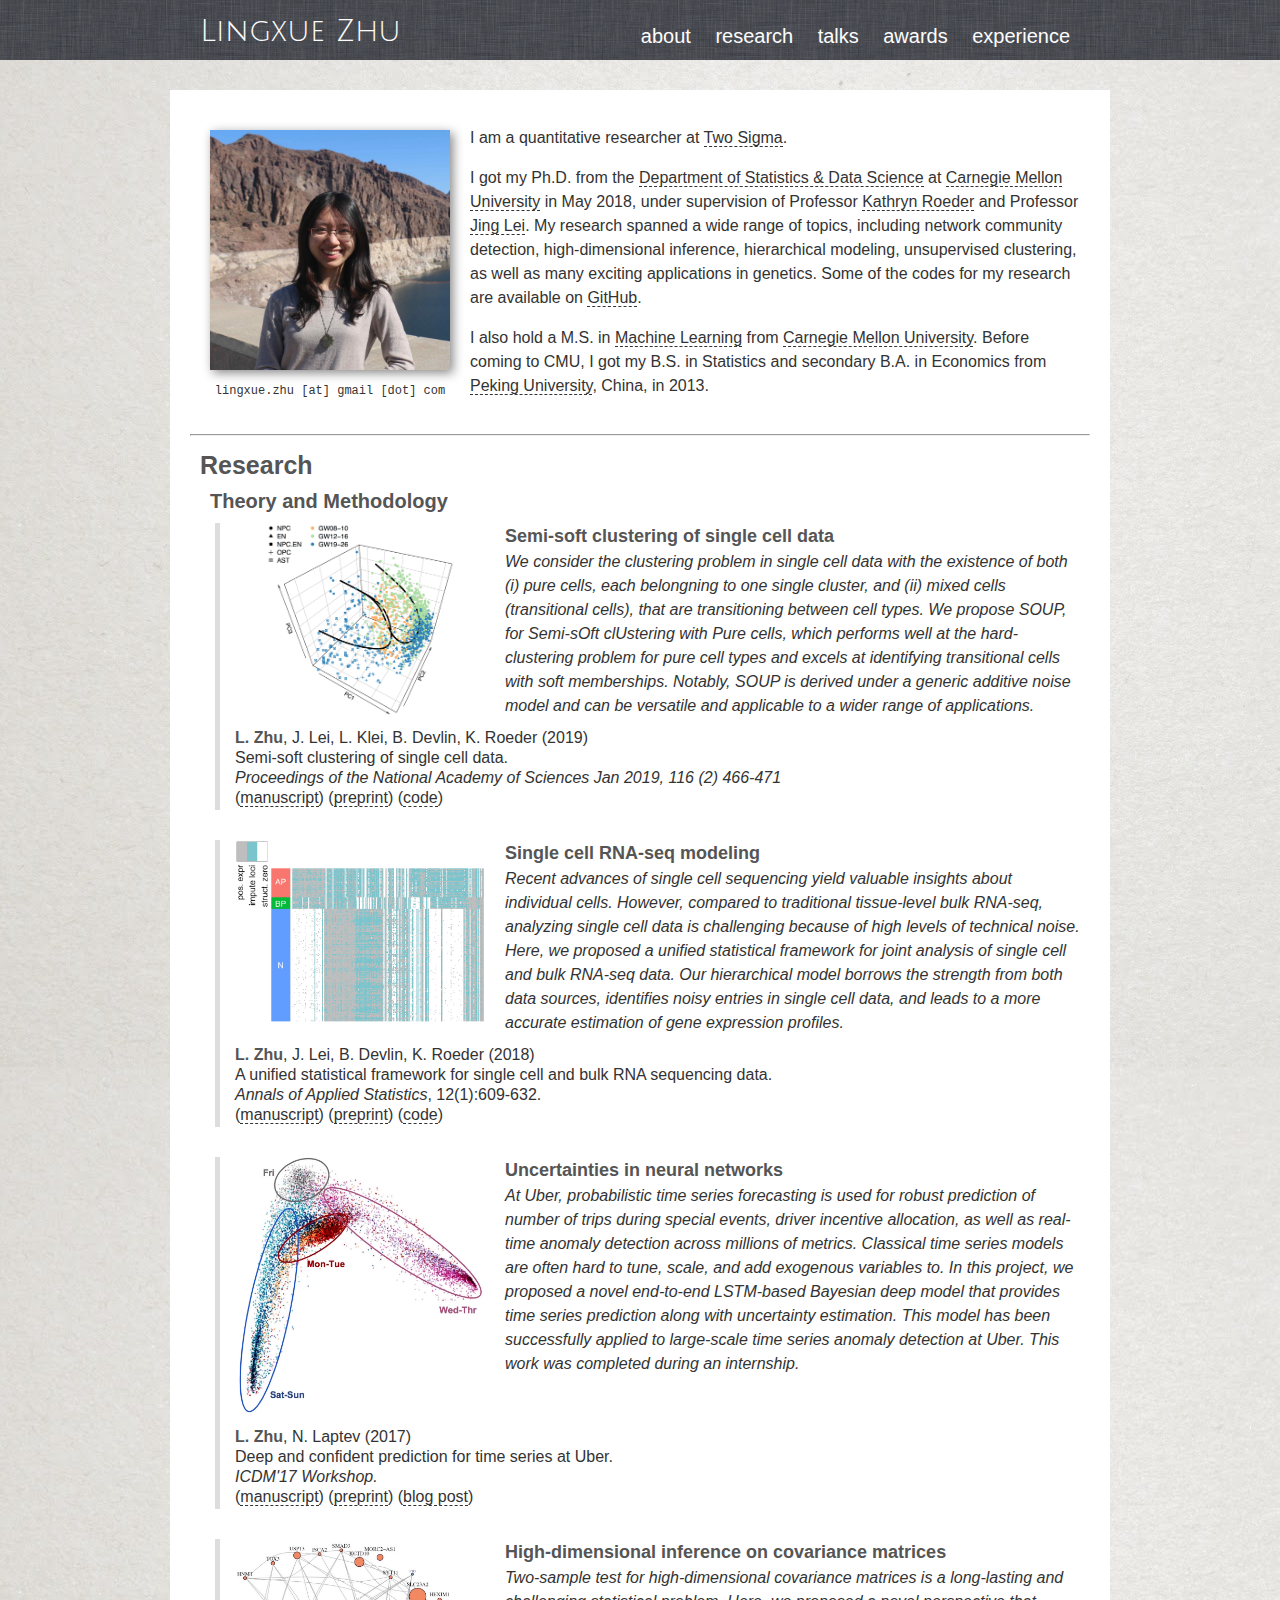
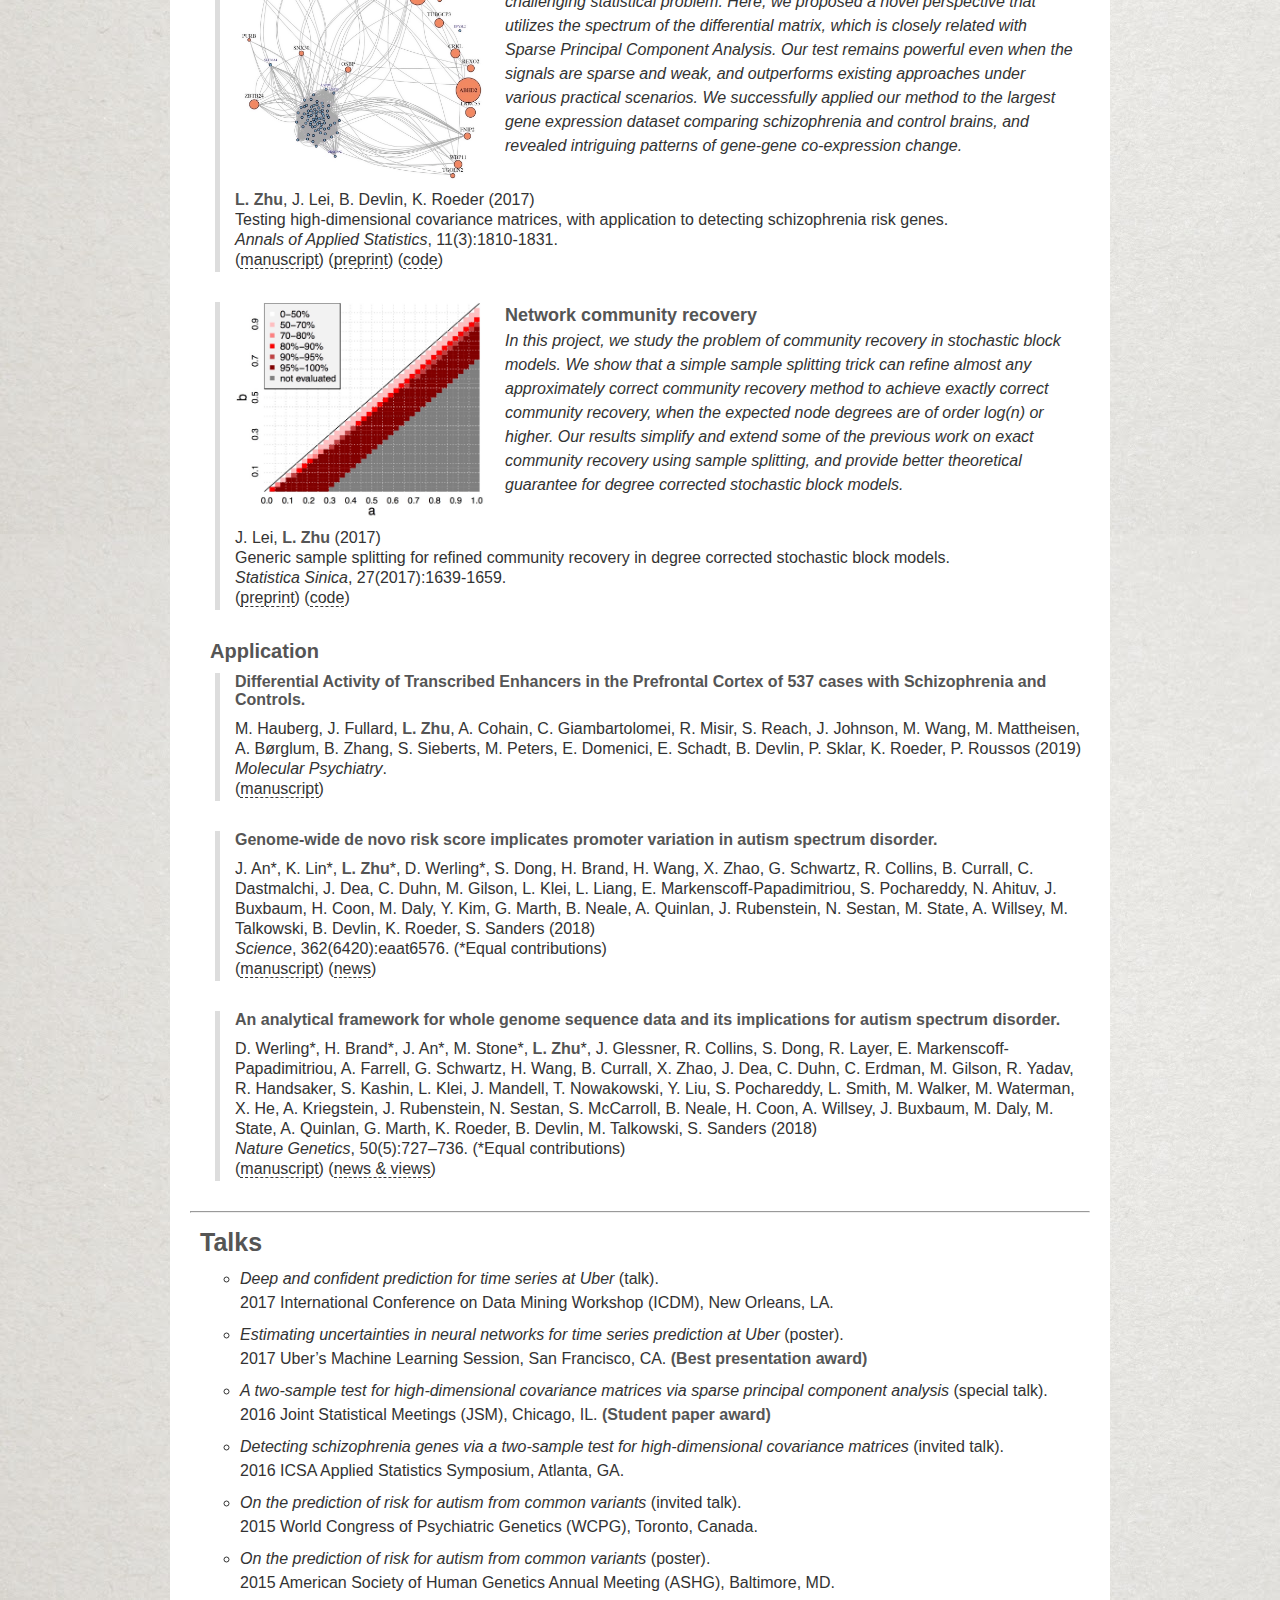
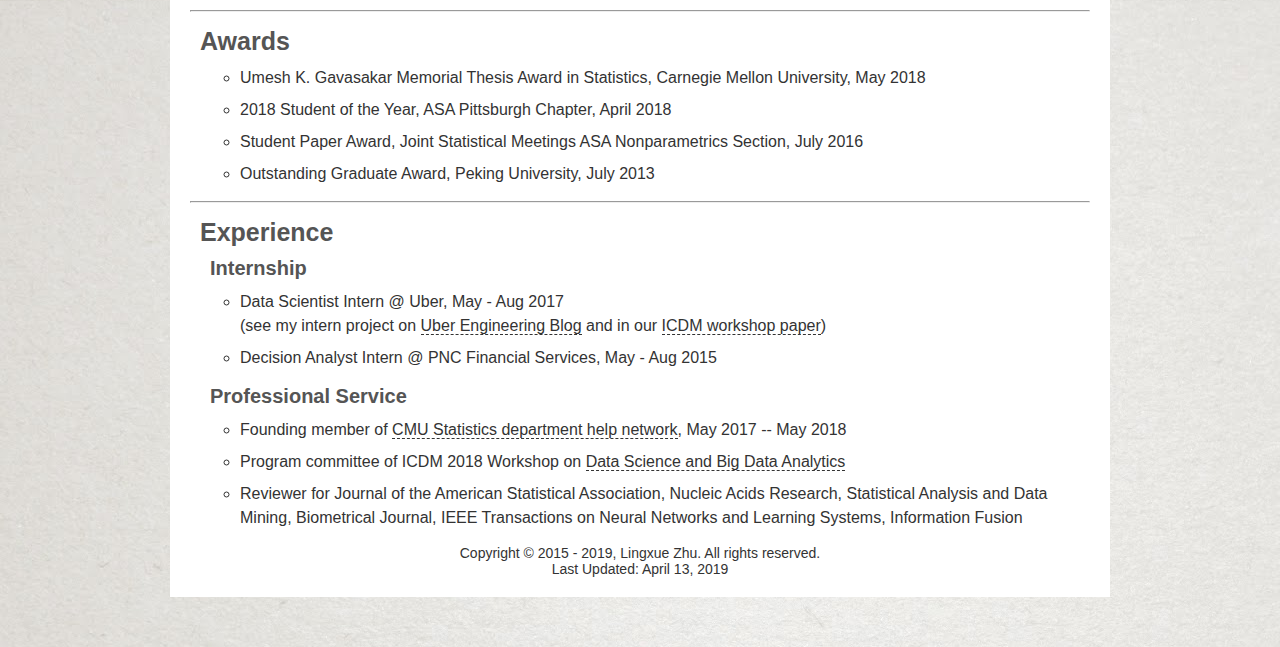
<file: index.html>
<!DOCTYPE HTML>
<html>
<head>
  <title>Lingxue Zhu, CMU Statistics</title>
	<meta name="google-site-verification" content="_icP2W3B6y_gFG92Dh-caUWIh_sEnE4tPu8pghzaH2w" />
  <script src="https://ajax.googleapis.com/ajax/libs/jquery/3.2.1/jquery.min.js"></script>
  <link href="https://fonts.googleapis.com/css?family=Julius+Sans+One" rel="stylesheet">
  <link rel="stylesheet" href="css/style.css">
	<script src="https://ajax.googleapis.com/ajax/libs/jquery/3.2.1/jquery.min.js"></script>
	<script>
	$(document).ready(function(){
	  $("a").on('click', function(event) {
	    if (this.hash !== "") {
	      event.preventDefault();
	
	      var hash = this.hash;
	
	      $('html, body').animate({
	        scrollTop: $(hash).offset().top
	      }, 500, function(){
	        window.location.hash = hash;
	      });
	    }
	  });
	});
	</script>
</head>

<body>
  <div class="banner">
    <div id="header">
      <div id="name">
        Lingxue Zhu
      </div>
      <div id="navigator">
        <div class="nav_cell"><a class="nav" href="#about">about</a></div>
        <div class="nav_cell"><a class="nav" href="#research">research</a></div>
        <div class="nav_cell"><a class="nav" href="#talks">talks</a></div>
        <div class="nav_cell"><a class="nav" href="#awards">awards</a></div>
        <div class="nav_cell"><a class="nav" href="#experience">experience</a></div>
        
      </div>
    </div>
  </div>

  <div id="main">

    <div class="content">
      <a class="anchor" id="about"></a>
      <div class="introduction">
        <div id="selfie">
          <img src="images/selfie.jpg" /><br>
          <div style="text-align: center; margin-top: 10px; font-size: 12px; font-family: monospace;">lingxue.zhu [at] gmail [dot] com</div>
        </div>
        <div class="right">
        <p>I am a quantitative researcher at <a class="link" href="https://www.twosigma.com/" target="_blank">Two Sigma</a>. 
        </p>
        <p>
        I got my Ph.D. from the 
        <a class="link" href="http://www.stat.cmu.edu/" target="_blank">Department of Statistics & Data Science</a> at <a class="link" href="https://www.cmu.edu/" target="_blank">Carnegie Mellon University</a> in May 2018, under supervision of Professor <a class="link" href="http://www.stat.cmu.edu/~roeder/" target="_blank">Kathryn Roeder</a> and Professor <a class="link" href="http://www.stat.cmu.edu/~jinglei/" target="_blank">Jing Lei</a>. 
        My research spanned a wide range of topics, including network community detection, high-dimensional inference, hierarchical modeling, unsupervised clustering, as well as many exciting applications in genetics. 
        Some of the codes for my research are available on <a class="link" href="https://github.com/lingxuez" target="_blank">GitHub</a>.
        </p>
        <p>
        I also hold a M.S. in <a class="link" href="https://www.ml.cmu.edu/" target="_blank">Machine Learning</a> from 
        <a class="link" href="https://www.cmu.edu/" target="_blank">Carnegie Mellon University</a>.
		    Before coming to CMU, I got my B.S. in Statistics and secondary B.A. in Economics from <a class="link" href="http://www.pku.edu.cn/" target="_blank">Peking University</a>, China, in 2013.
        </p>
        
      </div>
    </div>

    <hr>

    <div class="content">
      <div class="title">Research</div>
      <a class="anchor" id="research"></a>

      <div class="subtitle">Theory and Methodology</div>

      <div class="block">
        <div class="abstract">
          <img class="project_img" src="images/plot-soup.png">
          <div class="right">
            <div class="research_title">
              Semi-soft clustering of single cell data
            </div>
            <p>
            We consider the clustering problem in single cell data with the existence of both (i) pure cells, each belongning to one single cluster, and (ii) mixed cells (transitional cells), that are transitioning between cell types. We propose SOUP, for Semi-sOft clUstering with Pure cells, which performs well at the hard-clustering problem for pure cell types and excels at identifying transitional cells with soft memberships. Notably, SOUP is derived under a generic additive noise model and can be versatile and applicable to a wider range of applications.
            </p>
          </div>
        </div>
        <div class="publication">
			  <span class="emph">L. Zhu</span>, J. Lei, L. Klei, B. Devlin, K. Roeder (2019)<br>
			  Semi-soft clustering of single cell data.<br>
			  <i>Proceedings of the National Academy of Sciences Jan 2019, 116 (2) 466-471</i><br>
        (<a class="link" href="https://www.pnas.org/content/116/2/466" target="_blank">manuscript</a>)
			  (<a class="link" href="https://www.biorxiv.org/content/early/2018/10/21/285056" target="_blank">preprint</a>)
			  (<a class="link" href="https://github.com/lingxuez/SOUPR" target="_blank">code</a>)
        </div>
      </div>

      <div class="block">
        <div class="abstract">
          <img class="project_img" src="images/plot-sc.png">
          <div class="right">
            <div class="research_title">
              Single cell RNA-seq modeling
            </div>
          	<p>
            Recent advances of single cell sequencing yield valuable insights about individual cells. However,
          	compared to traditional tissue-level bulk RNA-seq, analyzing single cell data is challenging because of high levels of technical noise. Here, we proposed a unified statistical framework for joint analysis of single cell and bulk RNA-seq data. Our hierarchical model borrows the strength from both data sources, identifies noisy entries in single cell data, and leads to a more accurate estimation of gene expression profiles.   
          	</p>

          </div>
        </div>
        <div class="publication">
        <span class="emph">L. Zhu</span>, J. Lei, B. Devlin, K. Roeder (2018)<br>
			    A unified statistical framework for single cell and bulk RNA sequencing data.<br>
			    <i>Annals of Applied Statistics</i>, 12(1):609-632.<br>
          (<a class="link" href="https://projecteuclid.org/euclid.aoas/1520564486" target="_blank">manuscript</a>)
			    (<a class="link" href="https://arxiv.org/pdf/1609.08028.pdf" target="_blank">preprint</a>)
			    (<a class="link" href="https://github.com/lingxuez/scUnif" target="_blank">code</a>)
        </div>
      </div>

      <div class="block">
        <div class="abstract">
          <img class="project_img" src="images/plot-embed.jpg">
          <div class="right">
            <div class="research_title">
              Uncertainties in neural networks
            </div>
            <p>
            At Uber, probabilistic time series forecasting is used for robust prediction of number of trips during special events, driver incentive allocation, as well as real-time anomaly detection across millions of metrics. Classical time series models are often hard to tune, scale, and add exogenous variables to. In this project, we proposed a novel end-to-end LSTM-based Bayesian deep model that provides time series prediction along with uncertainty estimation. This model has been successfully applied to large-scale time series anomaly detection at Uber. This work was completed during an internship.
            </p>
          </div>
        </div>
        <div class="publication">
        <span class="emph">L. Zhu</span>, N. Laptev (2017)<br>
        Deep and confident prediction for time series at Uber.<br>
        <i>ICDM'17 Workshop.</i><br>
        (<a class="link" href="https://ieeexplore.ieee.org/document/8215650" target="_blank">manuscript</a>)
        (<a class="link" href="https://arxiv.org/pdf/1709.01907.pdf" target="_blank">preprint</a>)
        (<a class="link" href="https://eng.uber.com/neural-networks-uncertainty-estimation/" target="_blank">blog post</a>)
        </div>
      </div>

      <div class="block">
        <div class="abstract">
          <img class="project_img" src="images/plot-sled.jpg">
          <div class="right">
            <div class="research_title">
              High-dimensional inference on covariance matrices
            </div>
          <p>
            Two-sample test for high-dimensional covariance matrices is a long-lasting and challenging statistical problem. Here, we proposed a novel perspective that utilizes the spectrum of the differential matrix, which is closely related with Sparse Principal Component Analysis. Our test remains powerful even when the signals are sparse and weak, and outperforms existing approaches under various practical scenarios. We successfully applied our method to the largest gene­ expression dataset comparing schizophrenia and control brains, and revealed intriguing patterns of gene-gene co­-expression change.
          	</p>
          </div>
        </div>

        <div class="publication">
			  <span class="emph">L. Zhu</span>, J. Lei, B. Devlin, K. Roeder (2017)<br>
			    Testing high-dimensional covariance matrices, with application to detecting schizophrenia risk genes.<br>
			    <i>Annals of Applied Statistics</i>, 11(3):1810-1831.<br>
          (<a class="link" href="https://projecteuclid.org/euclid.aoas/1507168849" target="_blank">manuscript</a>)
			    (<a class="link" href="https://arxiv.org/pdf/1606.00252.pdf" target="_blank">preprint</a>)	
			    (<a class="link" href="https://github.com/lingxuez/sLED" target="_blank">code</a>)
        </div>
      </div>
      

      <div class="block">
        <div class="abstract">
          <img class="project_img" src="images/plot-sbm.jpg">
          <div class="right">
            <div class="research_title">
              Network community recovery
            </div>
          	<p>
          	In this project, we study the problem of community recovery in stochastic block models. We show that a simple sample splitting trick can refine almost any approximately correct community recovery method to achieve exactly correct community recovery, when the expected node degrees are of order <i>log(n)</i> or higher. Our results simplify and extend some of the previous work on exact community recovery using sample splitting, and provide better theoretical guarantee for degree corrected stochastic block models.
          	</p>
          </div>
        </div>
        <div class="publication">
			    J. Lei, <span class="emph">L. Zhu</span> (2017)<br>
			    Generic sample splitting for refined community recovery in degree corrected stochastic block models.
          <br>
			    <i>Statistica Sinica</i>, 27(2017):1639-1659.<br>
			    (<a class="link" href="https://arxiv.org/pdf/1411.1469.pdf" target="_blank">preprint</a>)
			    (<a class="link" href="https://github.com/lingxuez/splitSpectral" target="_blank">code</a>)
        </div>
      </div>

      <div class="subtitle">Application</div>

      <div class="block">
        <div class="abstract">
          <div class="application_title">
            Differential Activity of Transcribed Enhancers in the Prefrontal Cortex of 537 cases with Schizophrenia and Controls.
          </div>
          <div class="publication">
          M. Hauberg, J. Fullard, <span class="emph">L. Zhu</span>, A. Cohain, C. Giambartolomei, R. Misir, S. Reach, J. Johnson, M. Wang, M. Mattheisen, A. Børglum, B. Zhang, S. Sieberts, M. Peters, E. Domenici, E. Schadt, B. Devlin, P. Sklar, K. Roeder, P. Roussos (2019)
          <br><i>Molecular Psychiatry</i>.<br> 
          (<a class="link" href="https://www.nature.com/articles/s41380-018-0059-8" target="_blank">manuscript</a>)
          </div>
        </div>
      </div>

      <div class="block">
        <div class="abstract">
            <div class="application_title">
              Genome-wide de novo risk score implicates promoter variation in autism spectrum disorder.
            </div>
            <div class="publication">
              J. An*, K. Lin*, <span class="emph">L. Zhu</span>*, D. Werling*, S. Dong, H. Brand, H. Wang, X. Zhao, G. Schwartz, R. Collins, B. Currall, C. Dastmalchi, J. Dea, C. Duhn, M. Gilson, L. Klei, L. Liang, E. Markenscoff-Papadimitriou, S. Pochareddy, N. Ahituv, J. Buxbaum, H. Coon, M. Daly, Y. Kim, G. Marth, B. Neale, A. Quinlan, J. Rubenstein, N. Sestan, M. State, A. Willsey, M. Talkowski, B. Devlin, K. Roeder, S. Sanders (2018)
              <br><i>Science</i>, 362(6420):eaat6576. (*Equal contributions) <br>
              (<a class="link" href="http://science.sciencemag.org/content/362/6420/eaat6576/tab-article-info" target="_blank">manuscript</a>)
              (<a class="link" href="https://www.cs.cmu.edu/news/autism-risk-factors-identified-dark-matter-human-genome" target="_blank">news</a>) 
            </div>
          </div>
      </div>

      <div class="block">
        <div class="abstract">
            <div class="application_title">
              An analytical framework for whole genome sequence data and its implications for autism spectrum disorder.
            </div>
            <div class="publication">
              D. Werling*, H. Brand*, J. An*, M. Stone*, <span class="emph">L. Zhu</span>*, J. Glessner, R. Collins, S. Dong, R. Layer, E. Markenscoff-Papadimitriou, A. Farrell, G. Schwartz,  H. Wang, B. Currall,  X. Zhao, J. Dea, C. Duhn, C. Erdman, M. Gilson, R. Yadav, R. Handsaker, S. Kashin, L. Klei, J. Mandell, T. Nowakowski, Y. Liu, S. Pochareddy, L. Smith, M. Walker, M. Waterman, X. He, A. Kriegstein, J. Rubenstein, N. Sestan, S. McCarroll, B. Neale, H. Coon, A. Willsey, J. Buxbaum, M. Daly, M. State, A. Quinlan, G. Marth, K. Roeder, B. Devlin, M. Talkowski, S. Sanders (2018)
              <br><i>Nature Genetics</i>, 50(5):727–736. (*Equal contributions) <br>
              (<a class="link" href="https://www.nature.com/articles/s41588-018-0107-y" target="_blank">manuscript</a>)
              (<a class="link" href="https://www.nature.com/articles/s41588-018-0113-0" target="_blank">news & views</a>) 
			      </div>
          </div>
      </div>

    </div>
        
    <hr>
    
    <div class="content">
      <div class="title">Talks</div>
      <a class="anchor" id="talks"></a>

      <ul>
			  <li>
			  <i>Deep and confident prediction for time series at Uber</i> (talk).<br>
			  2017 International Conference on Data Mining Workshop (ICDM), New Orleans, LA.
			  </li>

			  <li>
			  <i>Estimating uncertainties in neural networks for time series prediction at Uber</i> (poster).<br>
			  2017 Uber’s Machine Learning Session, San Francisco, CA.
			  <span class="emph">(Best presentation award)</span>
			  </li>

			  <li>
			  <i>A two-sample test for high-dimensional covariance matrices via sparse principal component analysis</i> (special talk).<br>
			  2016 Joint Statistical Meetings (JSM), Chicago, IL. 
			  <span class="emph">(Student paper award)</span>
			  </li>

			  <li>
			  <i>Detecting schizophrenia genes via a two-sample test for high-dimensional covariance matrices</i> (invited talk).<br>
			  2016 ICSA Applied Statistics Symposium, Atlanta, GA. 
			  </li>

			  <li>
			  <i>On the prediction of risk for autism from common variants</i> (invited talk).<br>
			  2015 World Congress of Psychiatric Genetics (WCPG), Toronto, Canada. 
			  </li>

			  <li>
			  <i>On the prediction of risk for autism from common variants</i> (poster).<br>
			  2015 American Society of Human Genetics Annual Meeting (ASHG), Baltimore, MD.
			  </li>

      </ul>
    </div>

    <hr>

    <div class="content">
      <div class="title">Awards</div>
      <a class="anchor" id="awards"></a>
      <ul>
        <li>
        Umesh K. Gavasakar Memorial Thesis Award in Statistics, Carnegie Mellon University, May 2018
        </li>
        <li>
        2018 Student of the Year, ASA Pittsburgh Chapter, April 2018
        </li>
        <li>
        Student Paper Award, Joint Statistical Meetings ASA Nonparametrics Section, July 2016
        </li>
        <li>
        Outstanding Graduate Award, Peking University, July 2013
        </li>   
      </ul>
    </div>

    <hr>
    
    <div class="content">
      <div class="title">Experience</div>
      <a class="anchor" id="experience"></a>

      <div class="subtitle">Internship</div>
      <ul>
			  <li>
			  Data Scientist Intern @ Uber, May - Aug 2017
			  <br>
			  (see my intern project on 
			  <a class="link" href="https://eng.uber.com/neural-networks-uncertainty-estimation/" target="_blank")>
			  Uber Engineering Blog</a> and in our 
        <a class="link" href="https://arxiv.org/pdf/1709.01907.pdf" target="_blank")>
        ICDM workshop paper</a>)
			   </li>
			  <li>
			  Decision Analyst Intern @ PNC Financial Services, May - Aug 2015
			  </li>  
      </ul>

      <div class="subtitle">Professional Service</div>
      <ul>
          <li>
          Founding member of <a class="link" href="http://www.stat.cmu.edu/help-network/" target="_blank">CMU Statistics department help network</a>, May 2017 -- May 2018
          </li>

          <li>
          Program committee of ICDM 2018 Workshop on <a class="link" href="http://www.bigdatalab.ac.cn/~dsbda/2018/" target="_blank">Data Science and Big Data Analytics</a>
          </li>

          <li>
          Reviewer for Journal of the American Statistical Association, Nucleic Acids Research, Statistical Analysis and Data Mining, Biometrical Journal, IEEE Transactions on Neural Networks and Learning Systems, Information Fusion
          </li>
      </ul>

<!--       <div class="subtitle">Courses</div>
      <ul>
      <li>36/10-701 
      <a class="link" href="https://alex.smola.org/teaching/cmu2013-10-701" target="_blank">Machine Learning</a>
      </li>
      
      <li>36/10-702 
      <a class="link" href="http://www.stat.cmu.edu/~larry/=sml" target="_blank">Statistical Machine Learning</a>
      </li>

      <li>36/10-705
      <a class="link" href="http://www.stat.cmu.edu/~jinglei/syllabus_f13.pdf" target="_blank">Intermediate Statistics</a>
      </li>

      <li>36-707 Regression Analysis</li>

      <li>36/10-725 
      <a class="link" href="http://www.stat.cmu.edu/~ryantibs/convexopt-S15" target="_blank">Convex Optimization</a>
      </li>

      <li>36-750 Statistical Computing</li>

      <li>36-752
      <a class="link" href="http://www.stat.cmu.edu/~jinglei/spring14/syllabus_36752_s14.pdf" target="_blank">Advanced Probability Overview</a>
      </li>

      <li>36-755 Advanced Statistical Theory</li>

      <li>11-441 
      <a class="link" href="https://lti.cs.cmu.edu/intranet/lti-course-listings#11741" target="_blank">
      Machine Learning for Text Mining
      </a>
      </li>

      <li>10-605 
      <a class="link" href="http://curtis.ml.cmu.edu/w/courses/index.php/Machine_Learning_with_Large_Datasets_10-605_in_Fall_2016" target="_blank">
      Machine Learning with Large Datasets
      </a>
      </li>

      <li>10-707 
      <a class="link" href="https://www.cs.cmu.edu/~rsalakhu/10707/" target="_blank">
      Topics in Deep Learning
      </a>
      (check out our final project
      <a class="link" href="https://github.com/lingxuez/v2v-style-transfer" target="_blank">
      here
      </a>)
      </li>

      <li>10-708 
      <a class="link" href="https://www.cs.cmu.edu/~epxing/Class/10708-17/" target="_blank">
      Probabilistic Graphical Models
      </a>
      </li>

      <li>15-826 
      <a class="link" href="https://www.cs.cmu.edu/~christos/courses/826.S17/" target="_blank">
      Multimedia Databases and Data Mining
      </a>
      (check out our final project
      <a class="link" href="https://github.com/lingxuez/SQLdcube" target="_blank">
      here
      </a>)
      </li>
      </ul>

      <div class="subtitle">Teaching Assistant</div>
      <ul>
        <li>(2014 Spring) 46-929 Financial Time Series Analysis</li>
        <li>(2014 Spring) 46-926 Statistical and Machine Learning Methods for Financial Data</li>
        <li>(2013 Fall) 46-921 Introduction to Probability</li>
        <li>(2013 Fall) 46-923 Introduction to Statistical Inference</li>
      </ul>
    -->

    </div> 
  </div>
  <div style="margin-top: 10px; text-align: center; font-size: 14px;">
  Copyright &copy; 2015 - 2019, Lingxue Zhu. All rights reserved.<br>
  Last Updated: April 13, 2019
  </div>

	<!-- Start of StatCounter Code for Default Guide -->
	<script type="text/javascript">
		var sc_project=10595714; 
		var sc_invisible=1; 
		var sc_security="ee39bc4f"; 
		var scJsHost = (("https:" == document.location.protocol) ?
			"https://secure." : "http://www.");
		document.write("<sc"+"ript type='text/javascript' src='" +
			scJsHost+
			"statcounter.com/counter/counter.js'></"+"script>");
	</script>
	<noscript><div class="statcounter"><a title="shopify visitor
		statistics" href="http://statcounter.com/shopify/"
		target="_blank"><img class="statcounter"
		src="http://c.statcounter.com/10595714/0/ee39bc4f/1/"
		alt="shopify visitor statistics"></a></div></noscript>
		<!-- End of StatCounter Code for Default Guide -->

</body>
</html>
</file>
<file: css/style.css>
/*
div, ul, img {
  border: 1px solid gray;
}
*/
body {
  background-image: url('../images/background.jpg');
  background-color: #ddd;
  font-family: Helvetica, Arial, sans-serif;
  margin: 0;
  margin-bottom: 50px;
  padding: 0;
  font-weight: 100;
  font-size: 16px;
  color: #333;
}
#main {
  clear: both;
  width: 900px;
  margin: 0 auto;
  margin-top: 30px;
  background: rgba(255,255,255, 1);
  padding: 20px;
}
.banner {
  position: -webkit-sticky;
  position: sticky;
  top: 0;
  background-image: url('../images/banner.png');
  opacity: 0.9;
  background-color: rgba(0,0,0,0.8);
  height: 60px;
}
#header {
  width: 900px;
  margin: 0 auto;
  position: relative;
  color: white;
  padding-top: 15px;
  padding-bottom: 5px;
}
#name {
  padding-left: 10px;
  font-family: "Julius Sans One", sans-serif;
  font-size: 30px;
  width: 300px;
}
#navigator {
  margin: auto 0;
  text-align: right;
  position: absolute;
  right: 10px;
  bottom: 5px;
}
#navigator a:link, #navigator a:visited,  {
  text-decoration: none;
}
#selfie {
  margin: 20px 20px 0 20px;
  float: left;
}
#selfie img {
  width: 240px;
  box-shadow: 3px 3px 10px #888;
}
.right {
  margin-right: 10px;
  line-height: 1.5;
}
.block {
  margin-left: 25px;
  border-left: 5px solid #ddd;
  padding-left: 15px;
  margin-top: 10px;
  margin-bottom: 30px;
}
.introduction {
  margin-bottom: 20px;
}
.abstract, .introduction {
  overflow: auto;
}
.abstract .right p {
  font-style: italic;
  margin: 0;
}
.publication {
  margin-top: 10px;
  padding-bottom: 2px;
  line-height: 1.25;
}
.project_img {
  margin-right: 20px;
  float: left;
  width: 250px;
}
.nav_cell {
  display: inline-block;
  font-size: 20px;
  padding:0 10px;
}
.title {
  color: #555;
  font-weight: bold;
  font-size: 25px;
  margin-top: 15px;
  margin-left: 10px;
  margin-bottom: 10px;
}
span.emph {
  color: #555;
  font-weight: bold;
}
.subtitle {
  color: #555;
  margin-left: 20px;
  font-weight: bold;
  font-size: 20px;
  margin-bottom: 10px;
}
.research_title {
  color: #555;
  font-weight: bold;
  font-size: 18px;
}
.application_title {
  color: #555;
  font-weight: bold;
}
a:link, a:visited {
  color: inherit;
  text-decoration: none;
  border-bottom: 1px dashed #333;
}
a.anchor {
  display: block;
  position: relative;
  top: -110px;
  visibility: hidden;
}
ul li {
  margin-bottom: 8px;
  line-height: 1.5;
}
ul {
  list-style-type: circle;
  margin-top: 0;
  margin-bottom: 15px;
  margin-left: 10px;
}
ul#news li {
  margin-top: 0px;
  margin-bottom: 0px;
}
</file>
